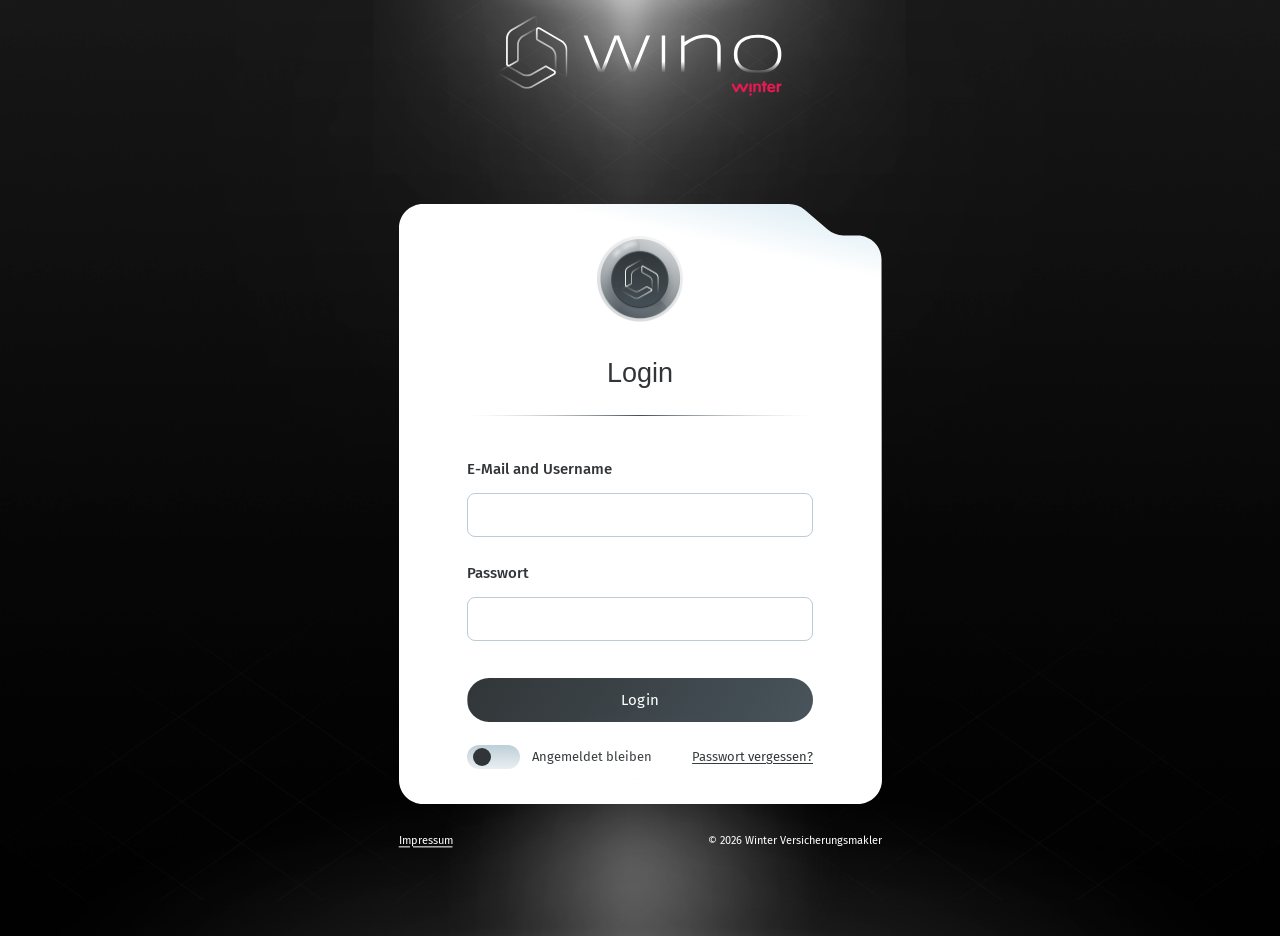
<file: index.html>
<!doctype html>
<html lang="en">
  <head>
    <meta charset="UTF-8" />
    <meta name="viewport" content="width=device-width, initial-scale=1.0" />
    <title>Wino Login</title>
    <link rel="preconnect" href="https://fonts.googleapis.com" />
    <link rel="preconnect" href="https://fonts.gstatic.com" crossorigin />
    <link
      href="https://fonts.googleapis.com/css2?family=Fira+Sans:wght@400;500&family=Syncopate&display=swap"
      rel="stylesheet"
    />
    <link rel="stylesheet" href="./styles.css" />
  </head>
  <body class="login-page">
    <main class="page">
      <img class="page-strokes" src="./assets/Strokes.svg" alt="" aria-hidden="true" />
      <img class="page-bottom-strokes" src="./assets/bottom_strokes.svg" alt="" aria-hidden="true" />
      <a href="./index.html" aria-label="Go to login start page">
        <img class="page-logo" src="./assets/Wino_Logo_Full.svg" alt="Wino logo" />
      </a>
      <section class="login-card" id="login-card">
        <img class="card-login-icon" src="./assets/login_icon.png" alt="Login icon" />
        <h1>Login</h1>
        <img class="form-divider" src="./assets/form-divider.svg" alt="" aria-hidden="true" />

        <form class="login-form" action="./2fa.html" method="get">
          <div class="field-group">
            <label for="email">E-Mail and Username</label>
            <input id="email" name="email" type="text" placeholder=" " />
          </div>

          <div class="field-group">
            <label for="password">Passwort</label>
            <input id="password" name="password" type="password" placeholder=" " />
          </div>

          <button id="sign-in-button" type="submit">Login</button>

          <div class="post-button-row">
            <label class="toggle-field" for="stay-signed-in">
              <span class="toggle-switch">
                <input id="stay-signed-in" name="staySignedIn" type="checkbox" />
                <span class="toggle-track" aria-hidden="true"></span>
              </span>
              <span class="toggle-text">Angemeldet bleiben</span>
            </label>

            <a class="link-button link-button-small forgot-link" href="#">Passwort vergessen?</a>
          </div>
        </form>
      </section>
    </main>
    <footer class="page-footer">
      <a class="link-button link-button-small footer-link" href="#">Impressum</a>
      <p>
        <a class="footer-copyright-link" href="https://www.makler-winter.at/" target="_blank" rel="noopener noreferrer"
          >&copy; 2026 Winter Versicherungsmakler</a
        >
      </p>
    </footer>
    <script src="./impressum.js"></script>
  </body>
</html>
</file>
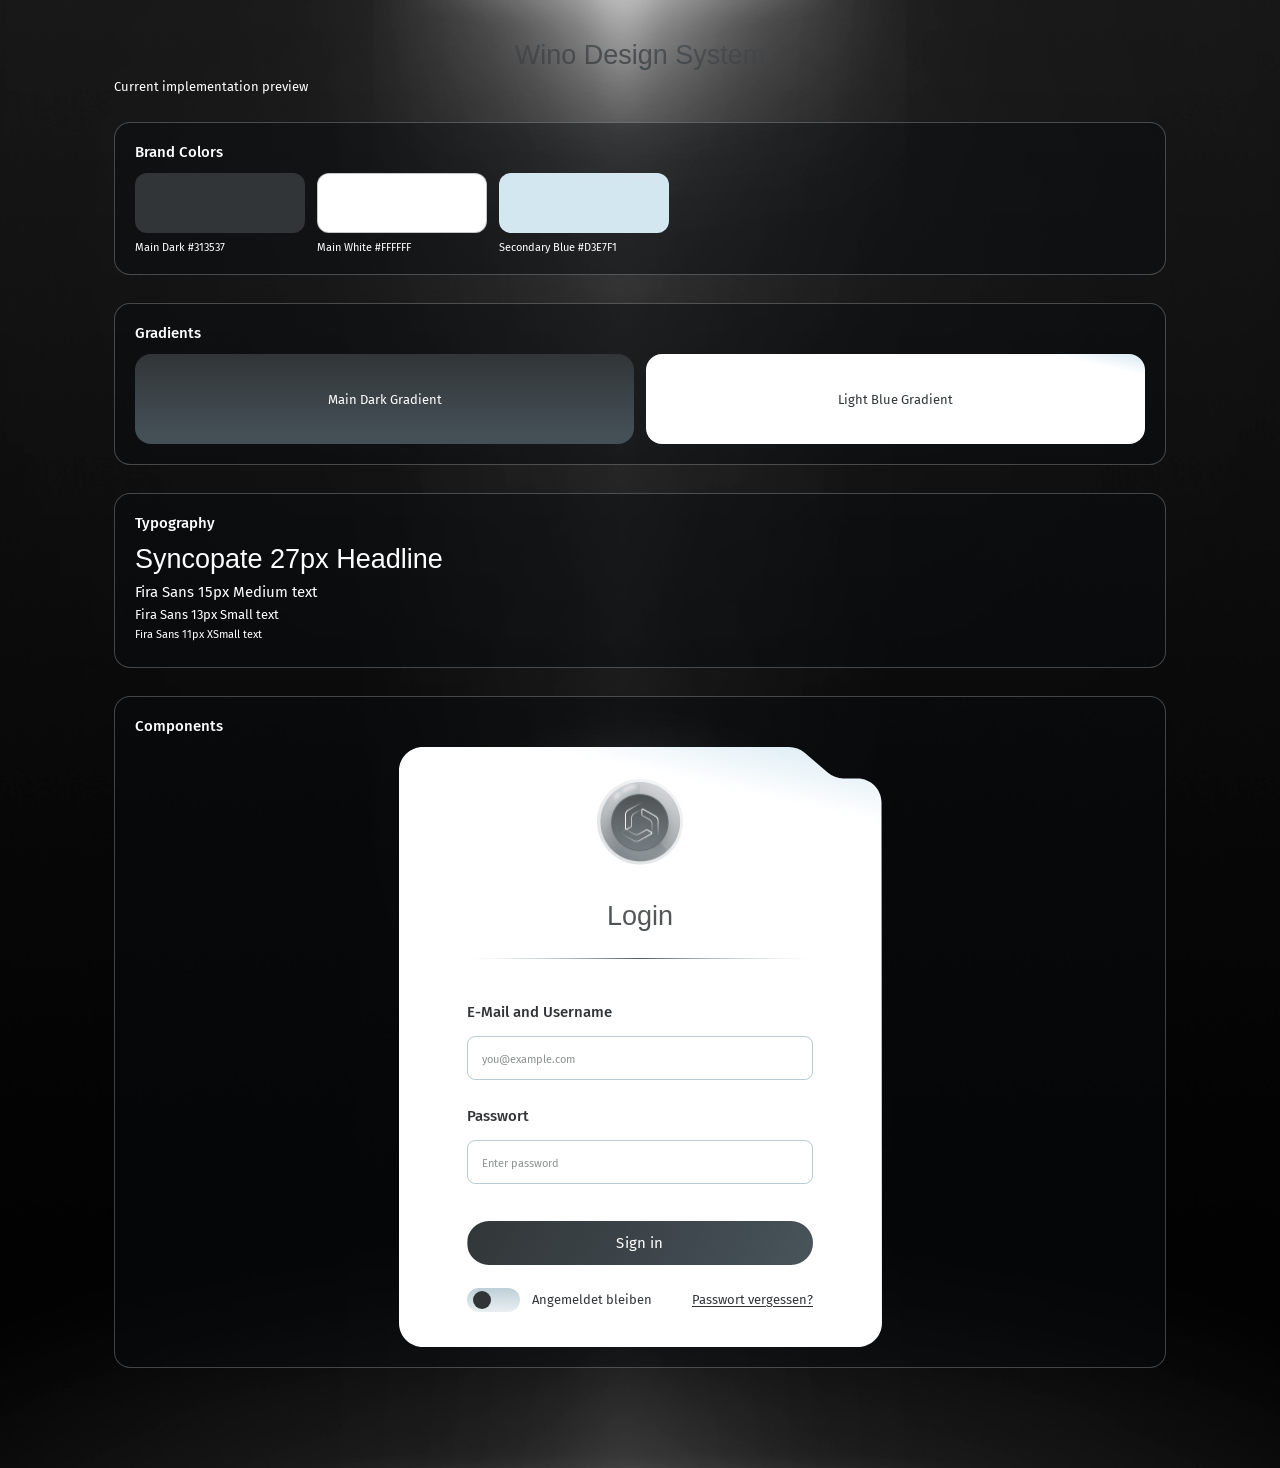
<file: designsystem/index.html>
<!doctype html>
<html lang="en">
  <head>
    <meta charset="UTF-8" />
    <meta name="viewport" content="width=device-width, initial-scale=1.0" />
    <title>Design System</title>
    <meta http-equiv="refresh" content="0; url=../design-system.html" />
  </head>
  <body>
    <script>
      window.location.replace("../design-system.html");
    </script>
  </body>
</html>
</file>
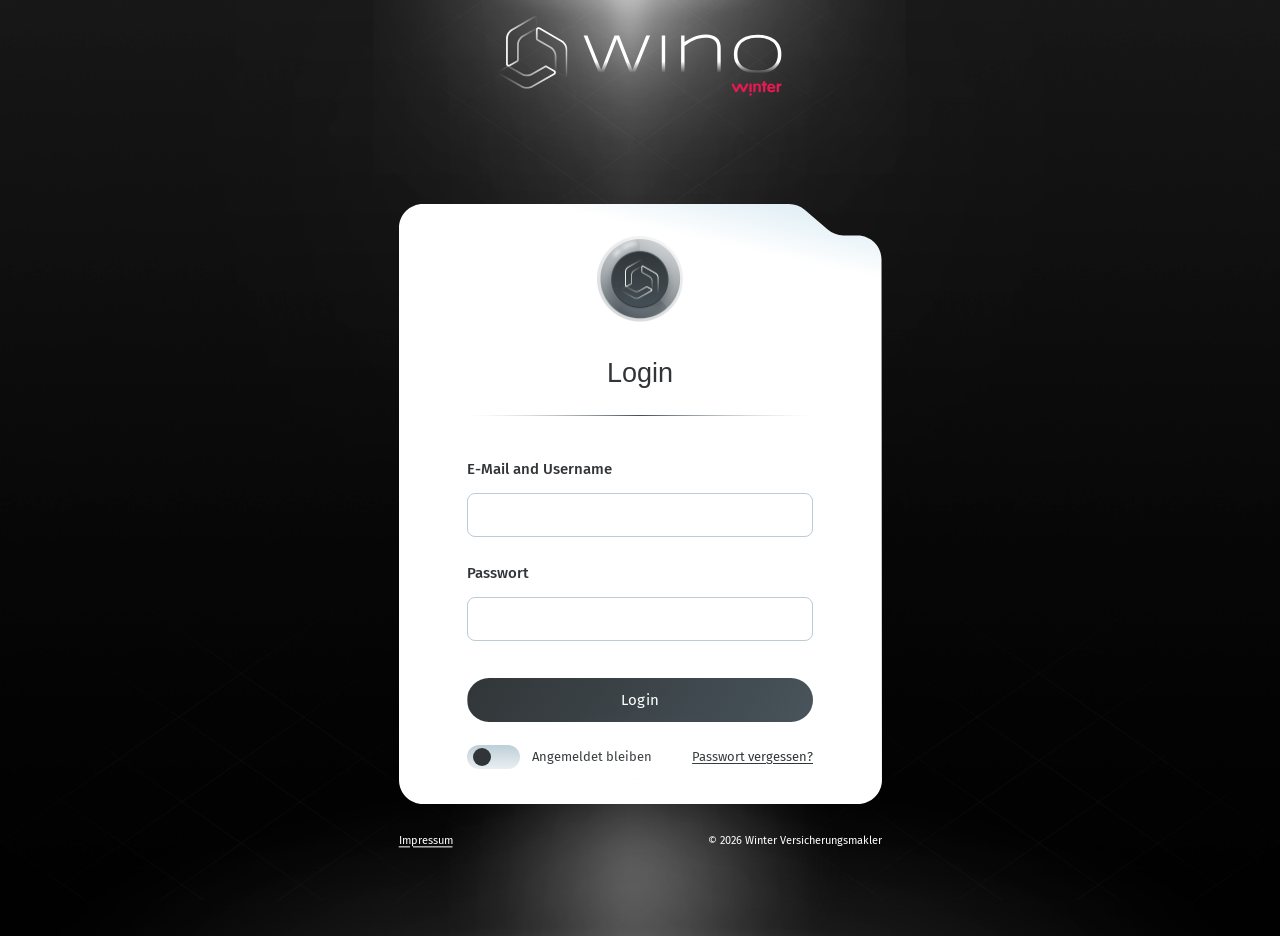
<file: login/index.html>
<!doctype html>
<html lang="en">
  <head>
    <meta charset="UTF-8" />
    <meta name="viewport" content="width=device-width, initial-scale=1.0" />
    <title>Login</title>
    <meta http-equiv="refresh" content="0; url=../index.html" />
  </head>
  <body>
    <script>
      window.location.replace("../index.html");
    </script>
  </body>
</html>
</file>
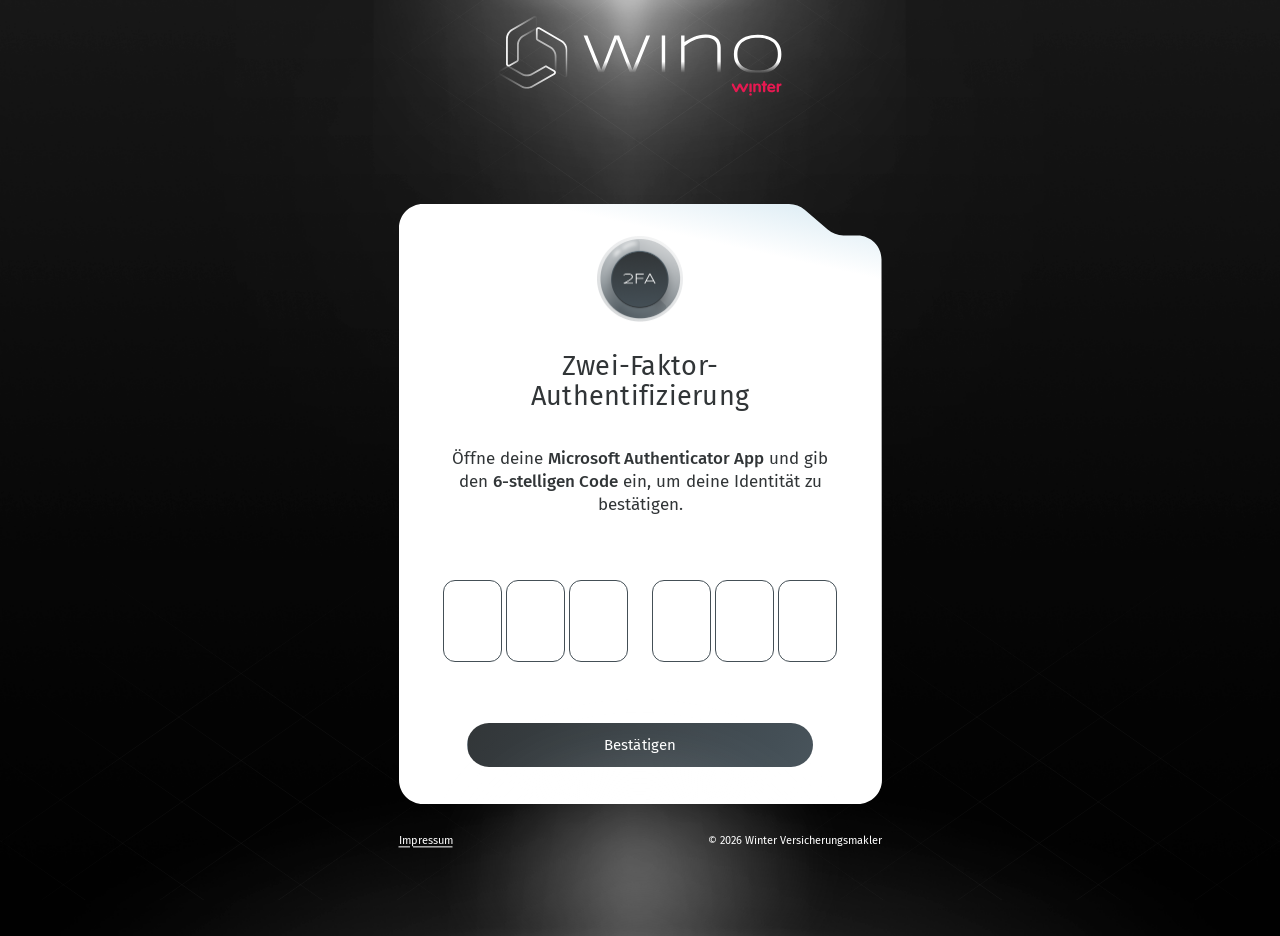
<file: 2fa.html>
<!doctype html>
<html lang="en">
  <head>
    <meta charset="UTF-8" />
    <meta name="viewport" content="width=device-width, initial-scale=1.0" />
    <title>Wino 2FA</title>
    <link rel="preconnect" href="https://fonts.googleapis.com" />
    <link rel="preconnect" href="https://fonts.gstatic.com" crossorigin />
    <link
      href="https://fonts.googleapis.com/css2?family=Fira+Sans:wght@400;500&family=Syncopate&display=swap"
      rel="stylesheet"
    />
    <link rel="stylesheet" href="./styles.css" />
  </head>
  <body class="twofa-page">
    <main class="page">
      <img class="page-strokes" src="./assets/Strokes.svg" alt="" aria-hidden="true" />
      <img class="page-bottom-strokes" src="./assets/bottom_strokes.svg" alt="" aria-hidden="true" />
      <a href="./index.html" aria-label="Go to login start page">
        <img class="page-logo" src="./assets/Wino_Logo_Full.svg" alt="Wino logo" />
      </a>

      <section class="login-card">
        <img class="card-login-icon" src="./assets/icon_2fa.png" alt="2FA icon" />
        <h2 class="twofa-title">Zwei-Faktor-Authentifizierung</h2>
        <p class="twofa-subtext">
          Öffne deine <strong>Microsoft Authenticator App</strong> und gib den <strong>6-stelligen Code</strong> ein,
          um deine Identität zu bestätigen.
        </p>

        <form class="login-form twofa-form" action="#" method="post">
          <div class="twofa-code-row" aria-label="6-stelliger Code">
            <div class="twofa-code-block">
              <input class="otp-input" type="text" inputmode="numeric" maxlength="1" placeholder=" " aria-label="Code Stelle 1" />
              <input class="otp-input" type="text" inputmode="numeric" maxlength="1" placeholder=" " aria-label="Code Stelle 2" />
              <input class="otp-input" type="text" inputmode="numeric" maxlength="1" placeholder=" " aria-label="Code Stelle 3" />
            </div>
            <div class="twofa-code-block">
              <input class="otp-input" type="text" inputmode="numeric" maxlength="1" placeholder=" " aria-label="Code Stelle 4" />
              <input class="otp-input" type="text" inputmode="numeric" maxlength="1" placeholder=" " aria-label="Code Stelle 5" />
              <input class="otp-input" type="text" inputmode="numeric" maxlength="1" placeholder=" " aria-label="Code Stelle 6" />
            </div>
          </div>

          <button class="twofa-submit-button" type="submit">
            <span class="button-spinner" aria-hidden="true"></span>
            <img class="button-success-icon" src="./assets/icon_confirm.svg" alt="" aria-hidden="true" />
            <span class="button-label">Bestätigen</span>
          </button>
        </form>
      </section>
    </main>

    <footer class="page-footer">
      <a class="link-button link-button-small footer-link" href="#">Impressum</a>
      <p>
        <a class="footer-copyright-link" href="https://www.makler-winter.at/" target="_blank" rel="noopener noreferrer"
          >&copy; 2026 Winter Versicherungsmakler</a
        >
      </p>
    </footer>
    <script src="./impressum.js"></script>
    <script>
      (() => {
        const form = document.querySelector(".twofa-form");
        const submitButton = form?.querySelector(".twofa-submit-button");
        const label = submitButton?.querySelector(".button-label");

        if (!form || !submitButton || !label) return;

        form.addEventListener("submit", (event) => {
          event.preventDefault();

          if (submitButton.classList.contains("is-loading") || submitButton.classList.contains("is-success")) return;

          submitButton.classList.add("is-loading");
          submitButton.disabled = true;
          label.textContent = "Verifieng...";

          window.setTimeout(() => {
            submitButton.classList.remove("is-loading");
            submitButton.classList.add("is-success");
            label.textContent = "Success";

            window.setTimeout(() => {
              document.body.classList.add("is-page-fading");

              window.setTimeout(() => {
                window.location.href = "./loading.html";
              }, 620);
            }, 800);
          }, 1800);
        });
      })();
    </script>
  </body>
</html>
</file>
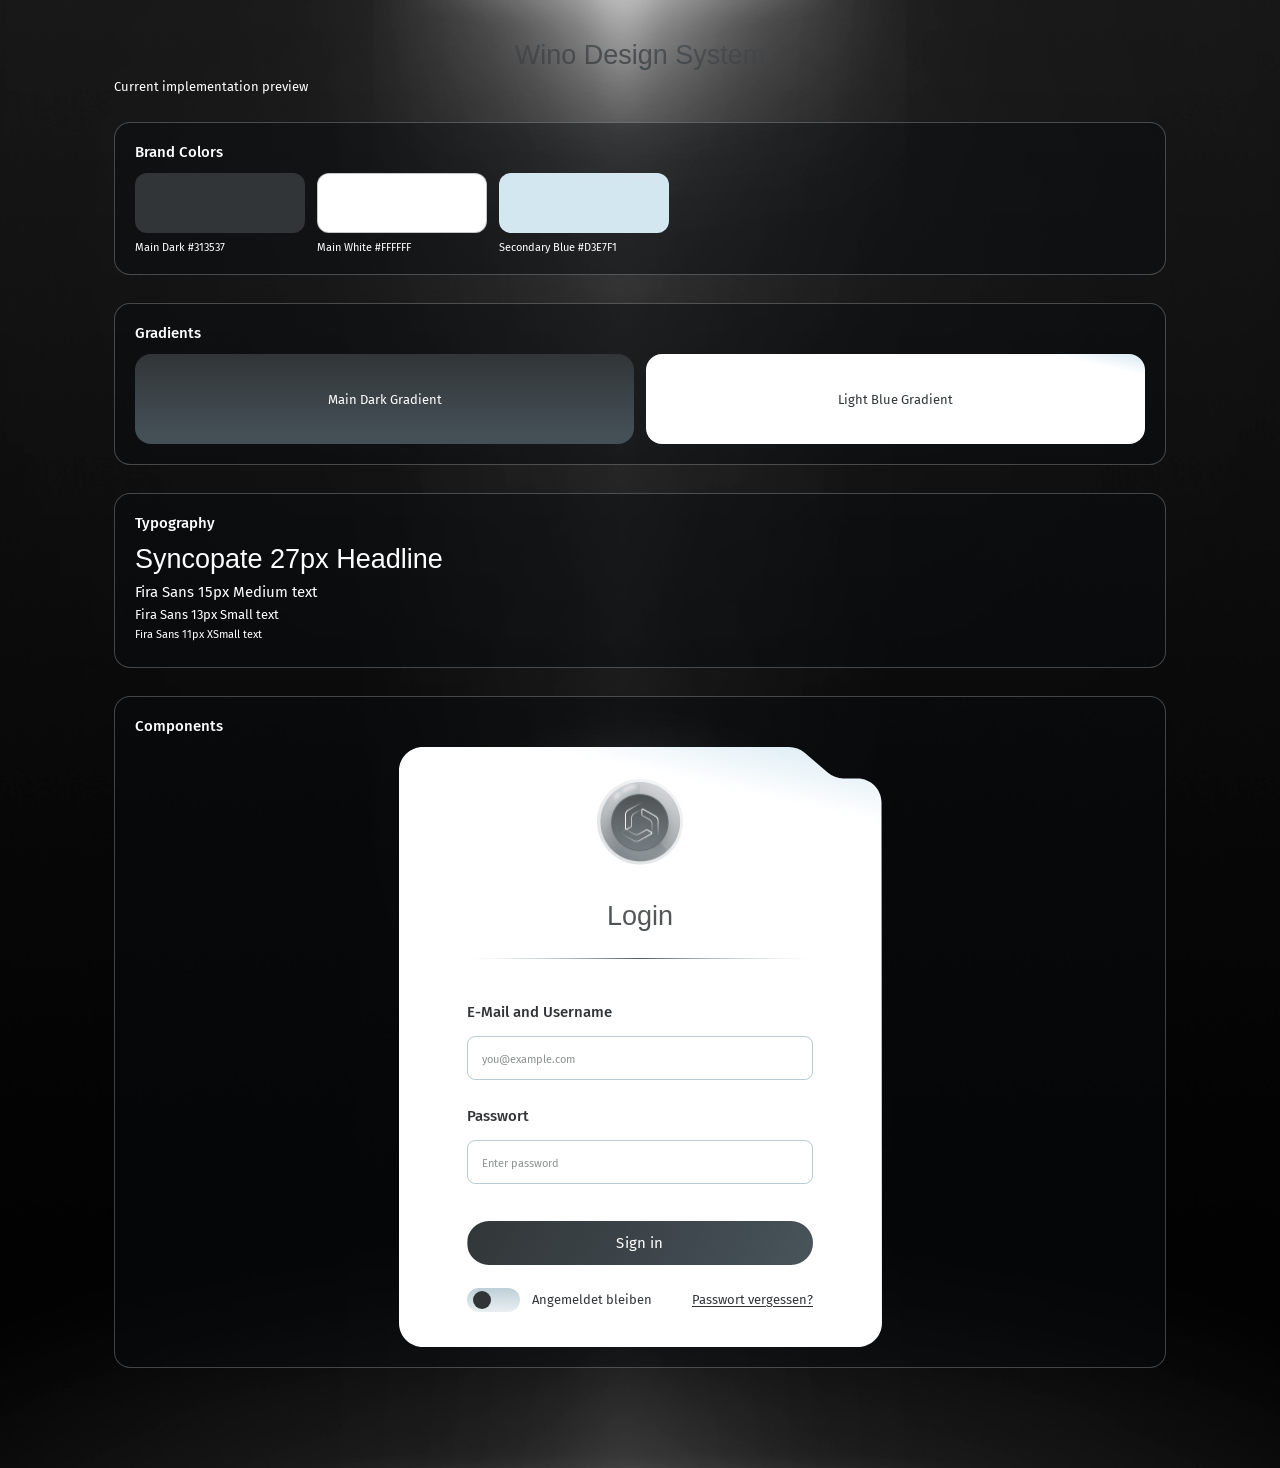
<file: design-system.html>
<!doctype html>
<html lang="en">
  <head>
    <meta charset="UTF-8" />
    <meta name="viewport" content="width=device-width, initial-scale=1.0" />
    <title>Wino Design System</title>
    <link rel="preconnect" href="https://fonts.googleapis.com" />
    <link rel="preconnect" href="https://fonts.gstatic.com" crossorigin />
    <link
      href="https://fonts.googleapis.com/css2?family=Fira+Sans:wght@400;500&family=Syncopate&display=swap"
      rel="stylesheet"
    />
    <link rel="stylesheet" href="./styles.css" />
  </head>
  <body>
    <main class="ds-page">
      <header class="ds-header">
        <h1>Wino Design System</h1>
        <p>Current implementation preview</p>
      </header>

      <section class="ds-section">
        <h2>Brand Colors</h2>
        <div class="ds-swatches">
          <div class="ds-swatch">
            <span class="ds-chip" style="background: #313537"></span>
            <code>Main Dark #313537</code>
          </div>
          <div class="ds-swatch">
            <span class="ds-chip ds-chip-bordered" style="background: #ffffff"></span>
            <code>Main White #FFFFFF</code>
          </div>
          <div class="ds-swatch">
            <span class="ds-chip" style="background: #d3e7f1"></span>
            <code>Secondary Blue #D3E7F1</code>
          </div>
        </div>
      </section>

      <section class="ds-section">
        <h2>Gradients</h2>
        <div class="ds-gradients">
          <div class="ds-gradient-card ds-dark-gradient">Main Dark Gradient</div>
          <div class="ds-gradient-card ds-light-gradient">Light Blue Gradient</div>
        </div>
      </section>

      <section class="ds-section">
        <h2>Typography</h2>
        <p class="ds-headline">Syncopate 27px Headline</p>
        <p class="ds-medium">Fira Sans 15px Medium text</p>
        <p class="ds-small">Fira Sans 13px Small text</p>
        <p class="ds-xsmall">Fira Sans 11px XSmall text</p>
      </section>

      <section class="ds-section">
        <h2>Components</h2>
        <div class="login-card ds-card-preview">
          <img class="card-login-icon" src="./assets/login_icon.png" alt="Login icon" />
          <h1>Login</h1>
          <img class="form-divider" src="./assets/form-divider.svg" alt="" aria-hidden="true" />
          <form class="login-form" action="#" method="post">
            <div class="field-group">
              <label for="ds-email">E-Mail and Username</label>
              <input id="ds-email" type="email" placeholder="you@example.com" />
            </div>

            <div class="field-group">
              <label for="ds-password">Passwort</label>
              <input id="ds-password" type="password" placeholder="Enter password" />
            </div>

            <button type="button">Sign in</button>
            <div class="post-button-row">
              <label class="toggle-field" for="ds-stay-signed-in">
                <span class="toggle-switch">
                  <input id="ds-stay-signed-in" type="checkbox" />
                  <span class="toggle-track" aria-hidden="true"></span>
                </span>
                <span class="toggle-text">Angemeldet bleiben</span>
              </label>
              <a class="link-button link-button-small forgot-link" href="#">Passwort vergessen?</a>
            </div>
          </form>
        </div>
      </section>
    </main>
  </body>
</html>
</file>
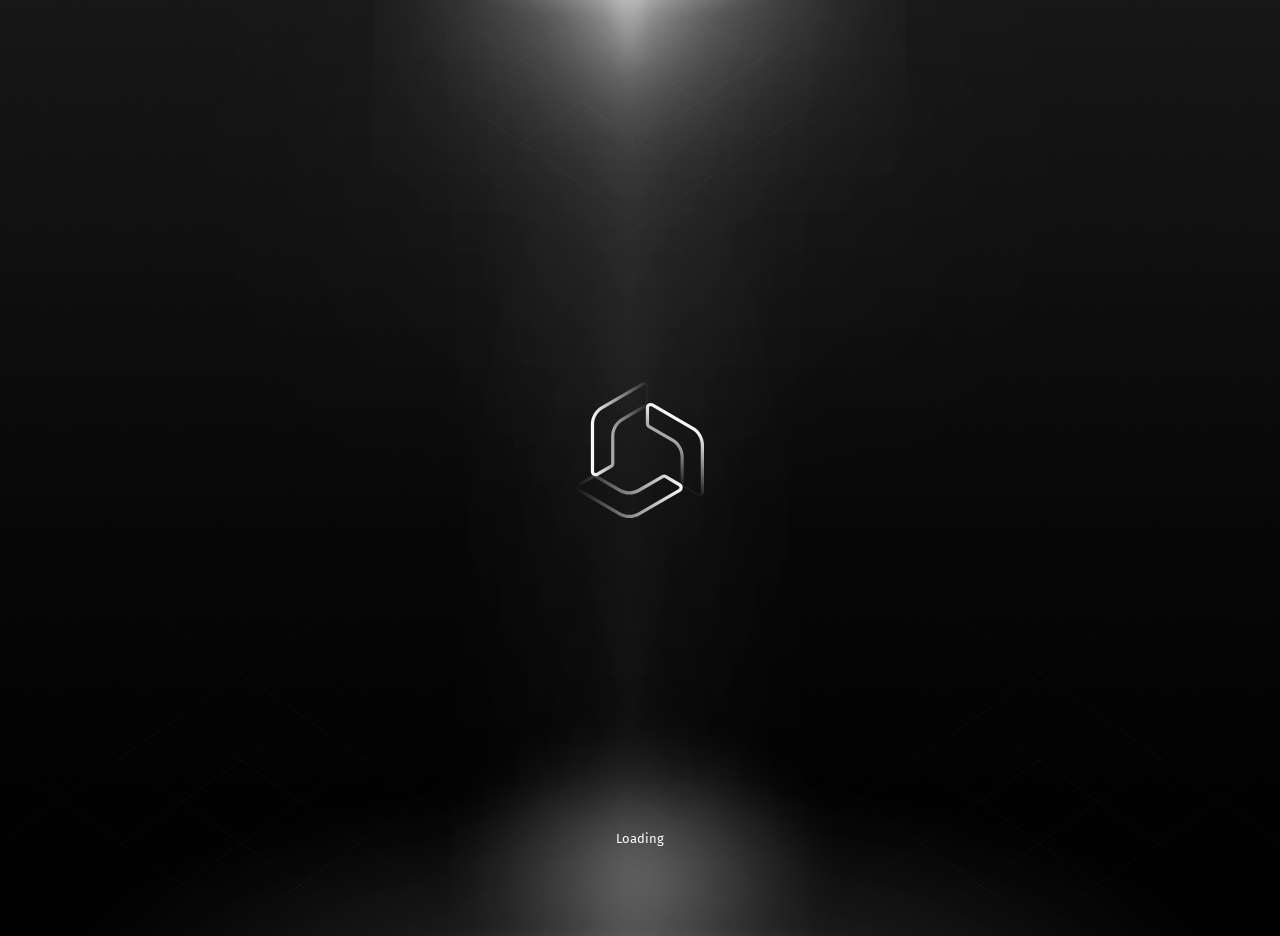
<file: loading.html>
<!doctype html>
<html lang="en">
  <head>
    <meta charset="UTF-8" />
    <meta name="viewport" content="width=device-width, initial-scale=1.0" />
    <title>Wino Loading</title>
    <link rel="preconnect" href="https://fonts.googleapis.com" />
    <link rel="preconnect" href="https://fonts.gstatic.com" crossorigin />
    <link
      href="https://fonts.googleapis.com/css2?family=Fira+Sans:wght@400;500&family=Syncopate&display=swap"
      rel="stylesheet"
    />
    <link rel="stylesheet" href="./styles.css" />
  </head>
  <body class="loading-page">
    <main class="loading-screen" aria-label="Loading page">
      <img class="page-strokes" src="./assets/Strokes.svg" alt="" aria-hidden="true" />
      <img class="page-bottom-strokes" src="./assets/bottom_strokes.svg" alt="" aria-hidden="true" />
      <img class="loading-logo" src="./assets/wino_logo_isolated.svg" alt="Wino logo" />
      <p class="loading-text">Loading<span class="loading-dots" aria-hidden="true"></span></p>
    </main>
  </body>
</html>
</file>
<file: styles.css>
:root {
  /* Color tokens */
  --color-main-dark: #313537;
  --color-black-medium: #444f56;
  --color-main-white: #ffffff;
  --color-secondary-blue: #d3e7f1;

  /* Semantic tokens */
  --color-page-bg: var(--color-main-dark);
  --color-surface: rgba(255, 255, 255, 0.08);
  --color-text-primary: var(--color-main-white);
  --color-text-inverse: var(--color-main-dark);
  --color-border: rgba(211, 231, 241, 0.4);
  --color-input-bg: rgba(255, 255, 255, 0.95);

  /* Gradients */
  --gradient-main-dark: linear-gradient(180deg, #313537 0%, #444f56 88.1%);
  --gradient-light-blue: linear-gradient(12.45deg, #ffffff 89.29%, #d3e7f1 100.74%);
  --gradient-light-dark: linear-gradient(360deg, #6c7a84 0%, #444f56 100%);

  /* Typography */
  --font-headline: "Syncopate", sans-serif;
  --font-text: "Fira Sans", sans-serif;
  --text-headline: 27px;
  --text-medium: 15px;
  --text-small: 13px;
  --text-xsmall: 11px;

  /* Divider token */
  --divider-width: 347px;
}

* {
  box-sizing: border-box;
}

html,
body {
  margin: 0;
  min-height: 100vh;
  overflow: hidden;
}

body {
  font-family: var(--font-text);
  font-size: var(--text-medium);
  color: var(--color-text-primary);
  background-color: var(--color-main-dark);
  background-image: image-set(url("./assets/main-bg-1x.png") 1x, url("./assets/main-bg-4k.png") 2x);
  background-size: cover;
  background-position: center top;
  background-repeat: no-repeat;
  padding-bottom: 36px;
  position: relative;
}

body::before {
  content: "";
  position: fixed;
  top: -150px;
  left: 50%;
  transform: translateX(-50%);
  width: min(41.6vw, 560px);
  height: 448px;
  pointer-events: none;
  z-index: 0;
  background:
    radial-gradient(circle at 50% 6%, rgba(255, 255, 255, 0.9) 0%, rgba(255, 255, 255, 0.38) 14%, rgba(255, 255, 255, 0.08) 34%, rgba(255, 255, 255, 0) 58%),
    linear-gradient(
      180deg,
      rgba(255, 255, 255, 0.22) 0%,
      rgba(255, 255, 255, 0.16) 16%,
      rgba(255, 255, 255, 0.08) 40%,
      rgba(255, 255, 255, 0) 88%
    );
  /* Feathered mask removes hard cone edges and creates a shine falloff */
  -webkit-mask-image:
    radial-gradient(ellipse at center, #000 18%, rgba(0, 0, 0, 0.78) 46%, rgba(0, 0, 0, 0) 88%),
    linear-gradient(180deg, #000 0%, rgba(0, 0, 0, 0.85) 44%, rgba(0, 0, 0, 0) 100%);
  -webkit-mask-composite: source-in;
  mask-image:
    radial-gradient(ellipse at center, #000 18%, rgba(0, 0, 0, 0.78) 46%, rgba(0, 0, 0, 0) 88%),
    linear-gradient(180deg, #000 0%, rgba(0, 0, 0, 0.85) 44%, rgba(0, 0, 0, 0) 100%);
  mask-composite: intersect;
  mix-blend-mode: screen;
  filter: blur(44px);
  animation: topGlowShimmer 6s ease-in-out infinite;
}

body::after {
  content: "";
  position: fixed;
  bottom: -88px;
  left: 50%;
  transform: translateX(-50%);
  width: min(28vw, 360px);
  height: 250px;
  pointer-events: none;
  z-index: 0;
  background: radial-gradient(
    ellipse at center,
    rgba(255, 255, 255, 0.36) 0%,
    rgba(255, 255, 255, 0.16) 34%,
    rgba(255, 255, 255, 0) 72%
  );
  filter: blur(28px);
  animation: bottomGlowShimmer 7.2s ease-in-out infinite alternate;
}

@keyframes topGlowShimmer {
  0% {
    opacity: 0;
    filter: blur(52px);
  }
  50% {
    opacity: 1;
    filter: blur(38px);
  }
  100% {
    opacity: 0;
    filter: blur(56px);
  }
}

@keyframes bottomGlowShimmer {
  0% {
    opacity: 0.06;
    filter: blur(30px);
  }
  50% {
    opacity: 0.66;
    filter: blur(24px);
  }
  100% {
    opacity: 0.08;
    filter: blur(34px);
  }
}

.loading-screen {
  min-height: 100vh;
  width: 100%;
  display: grid;
  place-items: center;
  position: relative;
}

.loading-logo {
  width: 128px;
  height: auto;
  display: block;
  opacity: 0;
  transform-origin: center center;
  animation:
    loadingElementFadeIn 900ms ease-in-out forwards,
    loadingLogoLoop 7.2s ease-in-out 1s infinite;
}

.loading-text {
  position: fixed;
  left: 50%;
  bottom: 0;
  transform: translate(-50%, calc(-20% - 50px));
  margin: 0;
  font-family: var(--font-text);
  font-size: 13px;
  font-weight: 400;
  color: var(--color-main-white);
  opacity: 0;
  animation: loadingElementFadeIn 1100ms ease-in-out 120ms forwards;
}

.loading-dots::after {
  content: "...";
  display: inline-block;
  width: 0;
  overflow: hidden;
  position: relative;
  top: 4px;
  text-align: left;
  animation: loadingDots 2.8s ease-in-out infinite;
}

@keyframes loadingDots {
  0% {
    width: 0;
  }
  50% {
    width: 1.2em;
  }
  100% {
    width: 0;
  }
}

@keyframes loadingElementFadeIn {
  from {
    opacity: 0;
  }
  to {
    opacity: 1;
  }
}

@keyframes pageElementFadeIn {
  from {
    opacity: 0;
  }
  to {
    opacity: 1;
  }
}

@keyframes loadingTopStrokesFadeIn {
  from {
    opacity: 0;
  }
  to {
    opacity: 0.55;
  }
}

@keyframes loadingBottomStrokesFadeIn {
  from {
    opacity: 0;
  }
  to {
    opacity: 0.5;
  }
}

@keyframes pageLogoIntro {
  0% {
    opacity: 0;
    transform: translateY(-92%);
  }
  100% {
    opacity: 1;
    transform: translateY(-100%);
  }
}

@keyframes loadingLogoLoop {
  0% {
    transform: rotate(0deg) scale(1);
  }
  20% {
    transform: rotate(90deg) scale(0.64);
  }
  50% {
    transform: rotate(90deg) scale(0.64);
  }
  70% {
    transform: rotate(0deg) scale(1);
  }
  100% {
    transform: rotate(0deg) scale(1);
  }
}

.page {
  min-height: 100vh;
  display: flex;
  flex-direction: column;
  align-items: center;
  justify-content: center;
  gap: 28px;
  padding: 24px;
  opacity: 1;
  transition: opacity 620ms cubic-bezier(0.22, 1, 0.36, 1);
}

.page-logo {
  width: 286px;
  height: 80px;
  max-width: 100%;
  display: block;
  margin: 0 auto;
  object-fit: contain;
  transform: translateY(-100%);
  opacity: 0;
  animation: pageLogoIntro 1200ms ease-in-out forwards;
}

.twofa-page .page-logo {
  animation: none;
  opacity: 1;
  transform: translateY(-100%);
}

.login-page .page-strokes,
.twofa-page .page-strokes,
.loading-page .page-strokes {
  position: fixed;
  top: 0;
  left: 50%;
  transform: translateX(-50%);
  width: 748px;
  height: 350px;
  pointer-events: none;
  z-index: 0;
  opacity: 0.55;
}

.loading-page .page-strokes {
  opacity: 0;
  animation: loadingTopStrokesFadeIn 1200ms ease-in-out 120ms forwards;
}

.login-page .page-bottom-strokes,
.twofa-page .page-bottom-strokes,
.loading-page .page-bottom-strokes {
  position: fixed;
  bottom: 0;
  left: 50%;
  transform: translateX(-50%);
  width: 1546px;
  height: 350px;
  pointer-events: none;
  z-index: 0;
  opacity: 0.5;
}

.loading-page .page-bottom-strokes {
  opacity: 0;
  animation: loadingBottomStrokesFadeIn 1400ms ease-in-out 220ms forwards;
}

.login-card {
  flex: 0 0 auto;
  flex-shrink: 0;
  width: 483px;
  min-width: 483px;
  min-height: 599.97px !important;
  height: 599.97px !important;
  max-height: 599.97px !important;
  overflow: hidden;
  padding: 32px 24px;
  display: grid;
  justify-items: center;
  background: var(--gradient-light-blue);
  -webkit-mask-image: url("./assets/card-shape.svg");
  mask-image: url("./assets/card-shape.svg");
  -webkit-mask-size: 100% 100%;
  mask-size: 100% 100%;
  -webkit-mask-repeat: no-repeat;
  mask-repeat: no-repeat;
  -webkit-mask-position: center;
  mask-position: center;
  opacity: 0;
  animation: pageElementFadeIn 1250ms ease-in-out 120ms forwards;
}

.twofa-page .login-card {
  animation: none;
  opacity: 1;
}

.card-hidden {
  display: none;
}

.card-login-icon {
  width: 86px;
  height: 86px;
  display: block;
  margin: 0 auto 10px;
}

h1 {
  margin: 0;
  text-align: center;
  font-family: var(--font-headline);
  font-weight: 400;
  font-size: var(--text-headline);
  color: var(--color-main-dark);
}

.twofa-title {
  margin: 0 auto;
  width: 345px;
  max-width: 345px;
  text-align: center;
  font-family: var(--font-text);
  font-size: 27px;
  font-weight: 400;
  line-height: 1.12;
  letter-spacing: 0.01em;
  color: var(--color-main-dark);
}

.twofa-subtext {
  margin: 18px auto 0;
  max-width: 390px;
  text-align: center;
  font-family: var(--font-text);
  font-size: 17px;
  font-weight: 400;
  line-height: 1.35;
  color: var(--color-main-dark);
}

.twofa-subtext strong {
  font-weight: 500;
}

.login-form {
  width: 346px;
  max-width: 346px;
  margin: 0 auto;
  display: grid;
  gap: 10px;
}

.field-group {
  display: grid;
  gap: 10px;
}

.field-group + .field-group {
  margin-top: 16px;
}

.field-group label {
  font-family: var(--font-text);
  font-size: var(--text-medium);
  font-weight: 500;
  color: var(--color-main-dark);
}

.login-form input {
  width: 100%;
  max-width: 346px;
  min-height: 44px;
  align-self: center;
  border: 1px solid #baccd5;
  border-radius: 8px;
  padding: 12px 14px;
  font: inherit;
  color: var(--color-text-inverse);
  background: #ffffff;
}

.login-form input::placeholder {
  color: rgba(49, 53, 55, 0.55);
  font-size: var(--text-xsmall);
}

.login-form input:focus {
  outline: none;
  border-color: var(--color-secondary-blue);
  box-shadow: 0 0 0 3px rgba(211, 231, 241, 0.3);
}

.login-form:not(.twofa-form) input:valid:not(:placeholder-shown) {
  /* Wino-Gradient-VelvetBlue */
  background: linear-gradient(45deg, #ffffff 37.77%, #d3e7f1 110.16%);
}

.toggle-field {
  margin-top: 0;
  display: flex;
  align-items: center;
  justify-content: flex-start;
  gap: 12px;
  cursor: pointer;
}

.toggle-text {
  font-family: var(--font-text);
  font-size: var(--text-small);
  font-weight: 400;
  color: var(--color-main-dark);
}

.toggle-switch {
  position: relative;
  width: 53px;
  height: 24.23px;
  flex: none;
}

.toggle-switch input {
  position: absolute;
  opacity: 0;
  inset: 0;
  margin: 0;
  cursor: pointer;
}

.toggle-track {
  position: absolute;
  inset: 0;
  background: linear-gradient(359.84deg, #ffffff -49.71%, #baccd5 109.2%);
  border-radius: 16px;
  transition: background 0.2s ease;
}

.toggle-track::after {
  content: "";
  position: absolute;
  width: 18.17px;
  height: 18.17px;
  left: 6px;
  top: 3.03px;
  border-radius: 50%;
  background: var(--color-main-dark);
  transition: transform 0.2s ease;
}

.toggle-switch input:checked + .toggle-track::after {
  transform: translateX(22.83px);
}

.toggle-switch input:checked + .toggle-track {
  background: linear-gradient(180deg, #348d2c 0%, #69ba61 100%);
}

.login-form button {
  margin-top: 22px;
  width: 100%;
  max-width: 346px;
  min-height: 42px;
  align-self: center;
  display: flex;
  flex-direction: row;
  justify-content: center;
  align-items: center;
  gap: 10px;
  padding: 12px 32px;
  border: 1px solid transparent;
  border-radius: 52px;
  font-family: var(--font-text);
  font-style: normal;
  font-weight: 400;
  font-size: var(--text-medium);
  line-height: 18px;
  text-align: center;
  letter-spacing: 0.01em;
  color: var(--color-main-white);
  background: linear-gradient(120deg, #313537 0%, #444f56 45%, #6c7a84 100%);
  background-size: 200% 200%;
  background-position: 0% 50%;
  cursor: pointer;
  transition: background-position 320ms ease, filter 320ms ease;
}

.login-form button:hover {
  background-position: 100% 50%;
  filter: none;
}

.link-button {
  font-family: var(--font-text);
  font-weight: 400;
  line-height: 1.2;
  color: var(--color-main-white);
  text-decoration: underline;
  text-underline-offset: 2px;
}

.link-button-medium {
  font-size: var(--text-medium);
}

.link-button-small {
  font-size: var(--text-small);
}

.link-button-xsmall {
  font-size: var(--text-xsmall);
}

.post-button-row {
  width: 100%;
  max-width: 346px;
  align-self: center;
  display: flex;
  align-items: center;
  justify-content: space-between;
  gap: 12px;
  margin-top: 6px;
}

.forgot-link {
  color: var(--color-main-dark);
}

.form-divider {
  width: var(--divider-width);
  height: 1px;
  max-width: 100%;
  display: block;
  border: 0;
  margin: 0 auto 18px;
}


.twofa-form {
  margin-top: 40px;
  width: 394px;
  max-width: 100%;
  gap: 0;
}

.twofa-code-row {
  display: flex;
  align-items: center;
  justify-content: center;
  gap: 24px;
}

.twofa-code-block {
  display: flex;
  align-items: center;
  gap: 4px;
}

.otp-input {
  width: 59px !important;
  height: 82px;
  min-height: 82px !important;
  border: 1px solid var(--color-black-medium) !important;
  border-radius: 12px !important;
  text-align: center;
  padding: 0;
  background: transparent !important;
}

.login-form .otp-input {
  font-family: var(--font-headline);
  font-size: 27px;
  font-weight: 400;
}

.login-form .otp-input:not(:placeholder-shown) {
  /* Wino-Gradient-VelvetBlue */
  background: linear-gradient(28.44deg, #ffffff 37.77%, #d3e7f1 110.16%) !important;
}

.otp-input:focus {
  outline: none;
  border-color: var(--color-main-dark) !important;
  box-shadow: none !important;
}

.twofa-form button {
  margin-top: 52px;
  margin-left: auto;
  margin-right: auto;
  justify-self: center;
}

.twofa-submit-button {
  position: relative;
}

.button-spinner {
  width: 16px;
  height: 16px;
  border: 2px solid rgba(255, 255, 255, 0.4);
  border-top-color: var(--color-main-white);
  border-radius: 50%;
  display: none;
  animation: buttonSpin 0.8s linear infinite;
}

.button-success-icon {
  width: 16px;
  height: 16px;
  display: none;
}

.twofa-submit-button.is-loading .button-spinner {
  display: inline-block;
}

.twofa-submit-button.is-loading .button-success-icon {
  display: none;
}

.twofa-submit-button.is-success .button-spinner {
  display: none;
}

.twofa-submit-button.is-success .button-success-icon {
  display: inline-block;
}

@keyframes buttonSpin {
  to {
    transform: rotate(360deg);
  }
}

.page-footer {
  position: fixed;
  left: 50%;
  bottom: 0;
  transform: translate(-50%, calc(-20% - 50px));
  width: min(100%, 483px);
  padding: 0;
  display: flex;
  align-items: center;
  justify-content: space-between;
  gap: 12px;
  opacity: 0;
  transition: opacity 620ms cubic-bezier(0.22, 1, 0.36, 1);
  animation: pageElementFadeIn 1400ms ease-in-out 220ms forwards;
}

.twofa-page .page-footer {
  animation: none;
  opacity: 1;
}

.twofa-page.is-page-fading .page,
.twofa-page.is-page-fading .page-footer {
  opacity: 0;
}

.page-footer p {
  margin: 0;
  font-size: var(--text-xsmall);
  color: var(--color-main-white);
}

.footer-copyright-link {
  color: var(--color-main-white);
  text-decoration: none;
}

.footer-copyright-link:hover,
.footer-copyright-link:focus-visible {
  color: var(--color-main-white);
  text-decoration: none;
}

.footer-link {
  color: var(--color-main-white);
  font-size: var(--text-xsmall);
}

.impressum-overlay {
  position: fixed;
  inset: 0;
  z-index: 50;
  display: none;
  background: rgba(7, 11, 14, 0.55);
}

.impressum-overlay.is-open {
  display: block;
}

.impressum-topbar {
  position: fixed;
  top: 48px;
  left: 50%;
  transform: translateX(-50%);
  width: min(52vw, 540px);
  height: 24px;
  background: rgba(49, 53, 55, 0.88);
  backdrop-filter: blur(4px);
  display: grid;
  align-items: center;
  border-radius: 10px 10px 0 0;
}

.impressum-topbar h2 {
  margin: 0;
  text-align: center;
  font-family: var(--font-text);
  font-size: 9px;
  font-weight: 400;
  color: var(--color-main-white);
}

.impressum-close {
  position: absolute;
  right: 2px;
  top: 50%;
  transform: translateY(-50%);
  width: 18px;
  height: 18px;
  border: 0;
  padding: 0;
  background: transparent;
  cursor: pointer;
}

.impressum-close img {
  width: 100%;
  height: 100%;
  display: block;
}

.impressum-content {
  position: fixed;
  top: 72px;
  left: 50%;
  transform: translateX(-50%);
  width: min(52vw, 540px);
  height: min(78vh, 468px);
  background: #ffffff;
  color: #111111;
  overflow-y: auto;
  padding: 22px 24px 28px;
  border-radius: 0 0 10px 10px;
  font-family: var(--font-text);
  font-size: 11px;
  line-height: 1.35;
}

.impressum-content p {
  margin: 0 0 11px;
}

.ds-page {
  min-height: 100vh;
  max-width: 1100px;
  margin: 0 auto;
  padding: 40px 24px 64px;
}

.ds-header h1 {
  margin: 0;
}

.ds-header p {
  margin: 8px 0 0;
  font-size: var(--text-small);
}

.ds-section {
  margin-top: 28px;
  padding: 20px;
  border: 1px solid rgba(255, 255, 255, 0.24);
  border-radius: 16px;
  background: rgba(10, 13, 16, 0.45);
}

.ds-section h2 {
  margin: 0 0 12px;
  font-size: var(--text-medium);
  font-weight: 500;
}

.ds-swatches {
  display: flex;
  gap: 12px;
  flex-wrap: wrap;
}

.ds-swatch {
  display: grid;
  gap: 8px;
  min-width: 170px;
}

.ds-chip {
  width: 100%;
  height: 60px;
  border-radius: 12px;
}

.ds-chip-bordered {
  border: 1px solid rgba(49, 53, 55, 0.28);
}

.ds-swatch code {
  font-family: var(--font-text);
  font-size: var(--text-xsmall);
  color: var(--color-main-white);
}

.ds-gradients {
  display: grid;
  gap: 12px;
  grid-template-columns: repeat(auto-fit, minmax(220px, 1fr));
}

.ds-gradient-card {
  min-height: 90px;
  border-radius: 16px;
  display: grid;
  place-items: center;
  font-size: var(--text-small);
  color: var(--color-main-dark);
}

.ds-dark-gradient {
  background: var(--gradient-main-dark);
  color: var(--color-main-white);
}

.ds-light-gradient {
  background: var(--gradient-light-blue);
}

.ds-headline {
  margin: 0 0 8px;
  font-family: var(--font-headline);
  font-size: var(--text-headline);
  color: var(--color-main-white);
}

.ds-medium,
.ds-small,
.ds-xsmall {
  margin: 0 0 6px;
  color: var(--color-main-white);
}

.ds-medium {
  font-size: var(--text-medium);
}

.ds-small {
  font-size: var(--text-small);
}

.ds-xsmall {
  font-size: var(--text-xsmall);
}

.ds-card-preview {
  margin: 0 auto;
}

@media (max-width: 600px) {
  .page {
    padding: 18px;
  }

  .login-card {
    width: 483px !important;
    min-width: 483px !important;
    max-width: 483px !important;
    min-height: 620px !important;
    height: 620px !important;
    max-height: 620px !important;
    flex-shrink: 0;
  }

  .login-form {
    width: 100%;
    max-width: 346px;
  }

  .page-footer {
    width: calc(100% - 36px);
  }
}

@media (max-width: 510px) {
  .page {
    padding-left: 12px;
    padding-right: 12px;
  }

  .login-card {
    width: 100% !important;
    min-width: 0 !important;
    max-width: 483px !important;
    flex: 0 0 auto !important;
    min-height: 640px !important;
    height: 640px !important;
    max-height: 640px !important;
    flex-shrink: 0 !important;
  }

  .page-footer {
    width: calc(100vw - 32px);
    max-width: 483px;
  }

  .twofa-title {
    font-size: 36px;
  }

  .otp-input {
    width: 50px !important;
    height: 74px;
    min-height: 74px !important;
  }
}
</file>
